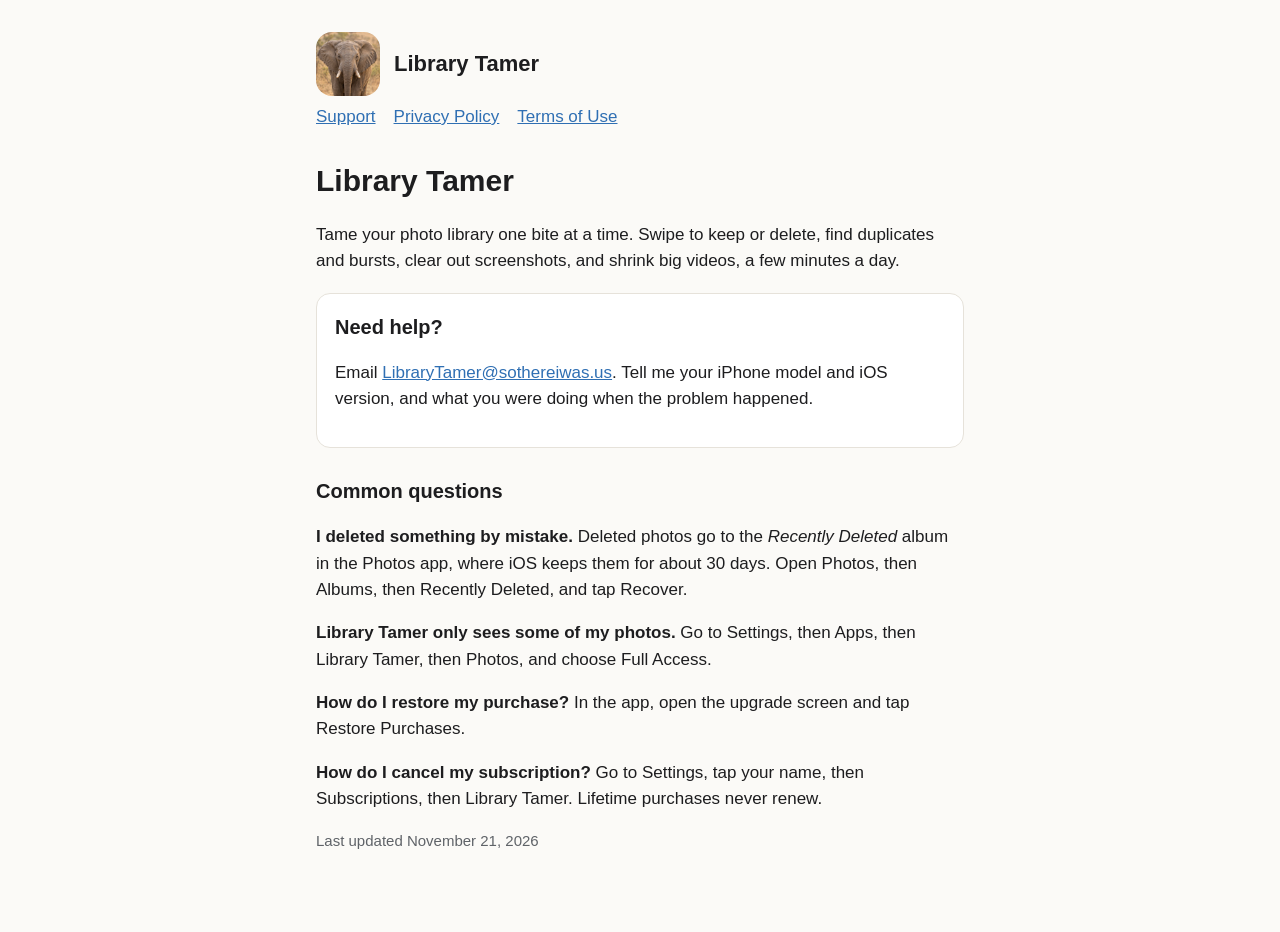
<file: index.html>
<!doctype html>
<html lang="en"><head><meta charset="utf-8"><meta name="viewport" content="width=device-width, initial-scale=1">
<title>Library Tamer Support</title><link rel="stylesheet" href="style.css"></head>
<body><main>
<header><img src="elephant.jpg" alt=""><a href="index.html">Library Tamer</a></header>
<nav><a href="index.html">Support</a><a href="privacy.html">Privacy Policy</a><a href="terms.html">Terms of Use</a></nav>
<h1>Library Tamer</h1>
<p>Tame your photo library one bite at a time. Swipe to keep or delete, find duplicates and bursts, clear out screenshots, and shrink big videos, a few minutes a day.</p>
<div class="card"><h2 style="margin-top:0">Need help?</h2>
<p>Email <a href="mailto:LibraryTamer@sothereiwas.us">LibraryTamer@sothereiwas.us</a>. Tell me your iPhone model and iOS version, and what you were doing when the problem happened.</p></div>
<h2>Common questions</h2>
<p><strong>I deleted something by mistake.</strong> Deleted photos go to the <em>Recently Deleted</em> album in the Photos app, where iOS keeps them for about 30 days. Open Photos, then Albums, then Recently Deleted, and tap Recover.</p>
<p><strong>Library Tamer only sees some of my photos.</strong> Go to Settings, then Apps, then Library Tamer, then Photos, and choose Full Access.</p>
<p><strong>How do I restore my purchase?</strong> In the app, open the upgrade screen and tap Restore Purchases.</p>
<p><strong>How do I cancel my subscription?</strong> Go to Settings, tap your name, then Subscriptions, then Library Tamer. Lifetime purchases never renew.</p>
<p class="muted">Last updated November 21, 2026</p>
</main></body></html>
</file>
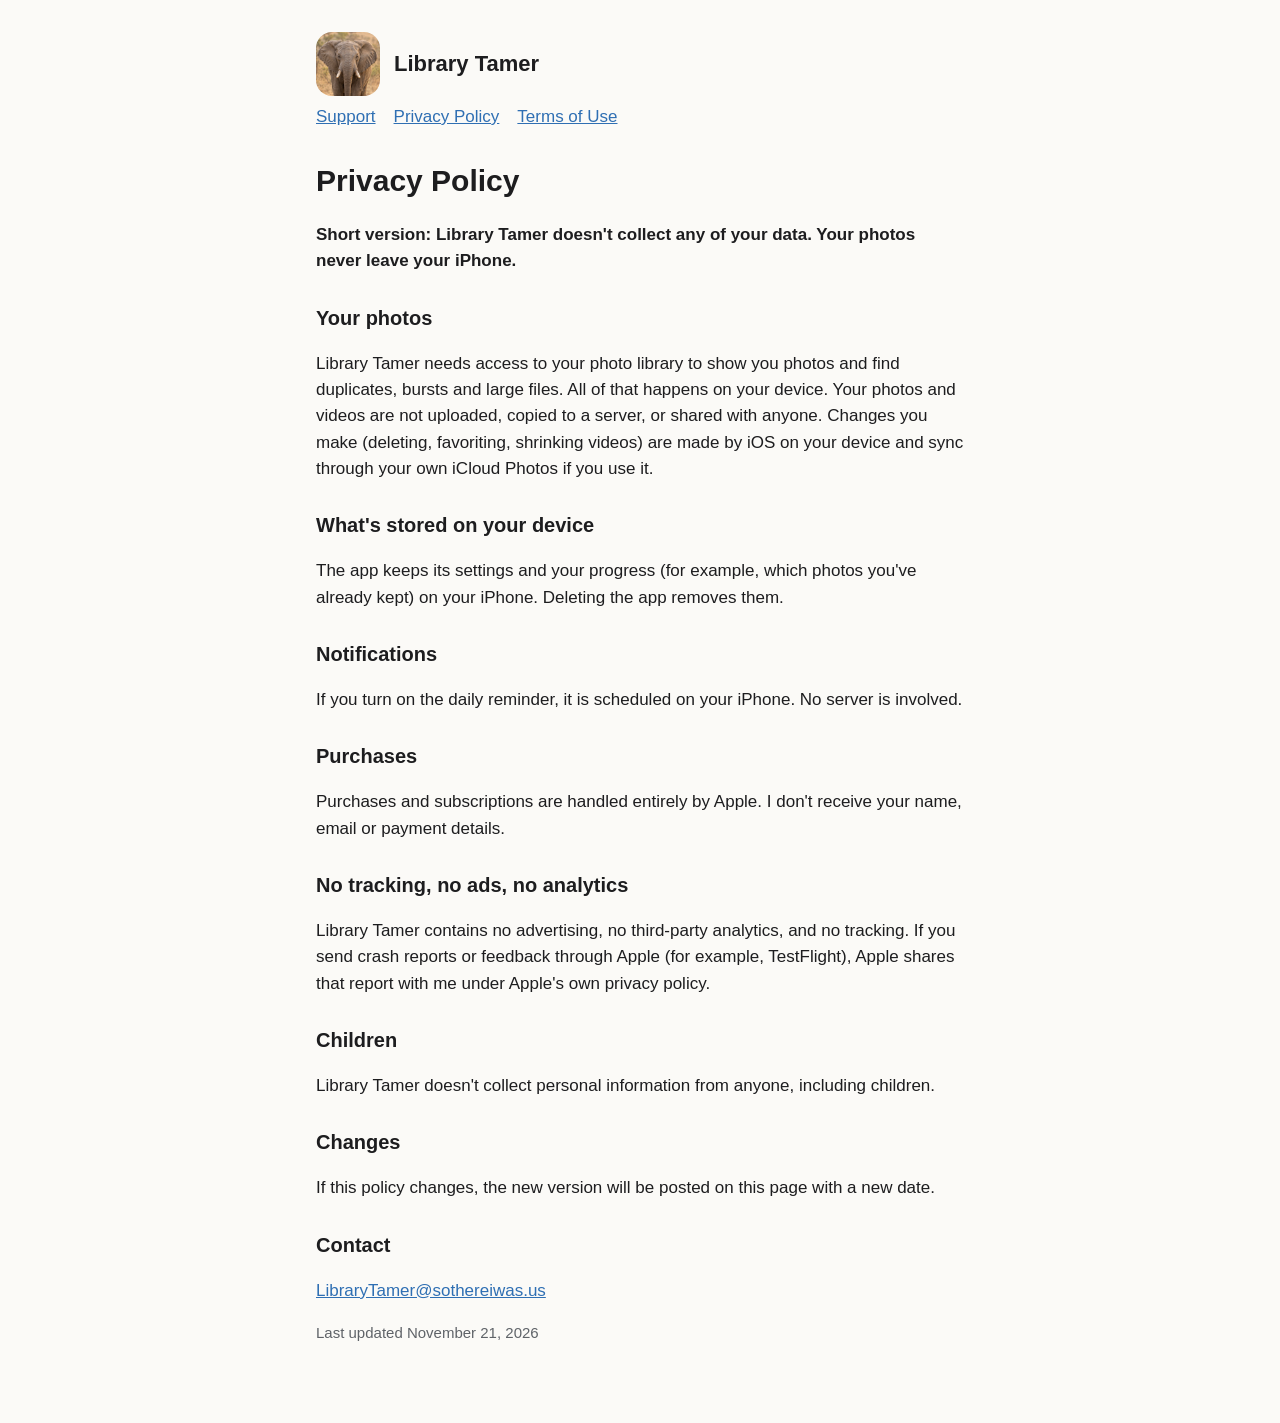
<file: privacy.html>
<!doctype html>
<html lang="en"><head><meta charset="utf-8"><meta name="viewport" content="width=device-width, initial-scale=1">
<title>Library Tamer Privacy Policy</title><link rel="stylesheet" href="style.css"></head>
<body><main>
<header><img src="elephant.jpg" alt=""><a href="index.html">Library Tamer</a></header>
<nav><a href="index.html">Support</a><a href="privacy.html">Privacy Policy</a><a href="terms.html">Terms of Use</a></nav>
<h1>Privacy Policy</h1>
<p><strong>Short version: Library Tamer doesn't collect any of your data. Your photos never leave your iPhone.</strong></p>
<h2>Your photos</h2>
<p>Library Tamer needs access to your photo library to show you photos and find duplicates, bursts and large files. All of that happens on your device. Your photos and videos are not uploaded, copied to a server, or shared with anyone. Changes you make (deleting, favoriting, shrinking videos) are made by iOS on your device and sync through your own iCloud Photos if you use it.</p>
<h2>What's stored on your device</h2>
<p>The app keeps its settings and your progress (for example, which photos you've already kept) on your iPhone. Deleting the app removes them.</p>
<h2>Notifications</h2>
<p>If you turn on the daily reminder, it is scheduled on your iPhone. No server is involved.</p>
<h2>Purchases</h2>
<p>Purchases and subscriptions are handled entirely by Apple. I don't receive your name, email or payment details.</p>
<h2>No tracking, no ads, no analytics</h2>
<p>Library Tamer contains no advertising, no third-party analytics, and no tracking. If you send crash reports or feedback through Apple (for example, TestFlight), Apple shares that report with me under Apple's own privacy policy.</p>
<h2>Children</h2>
<p>Library Tamer doesn't collect personal information from anyone, including children.</p>
<h2>Changes</h2>
<p>If this policy changes, the new version will be posted on this page with a new date.</p>
<h2>Contact</h2>
<p><a href="mailto:LibraryTamer@sothereiwas.us">LibraryTamer@sothereiwas.us</a></p>
<p class="muted">Last updated November 21, 2026</p>
</main></body></html>
</file>
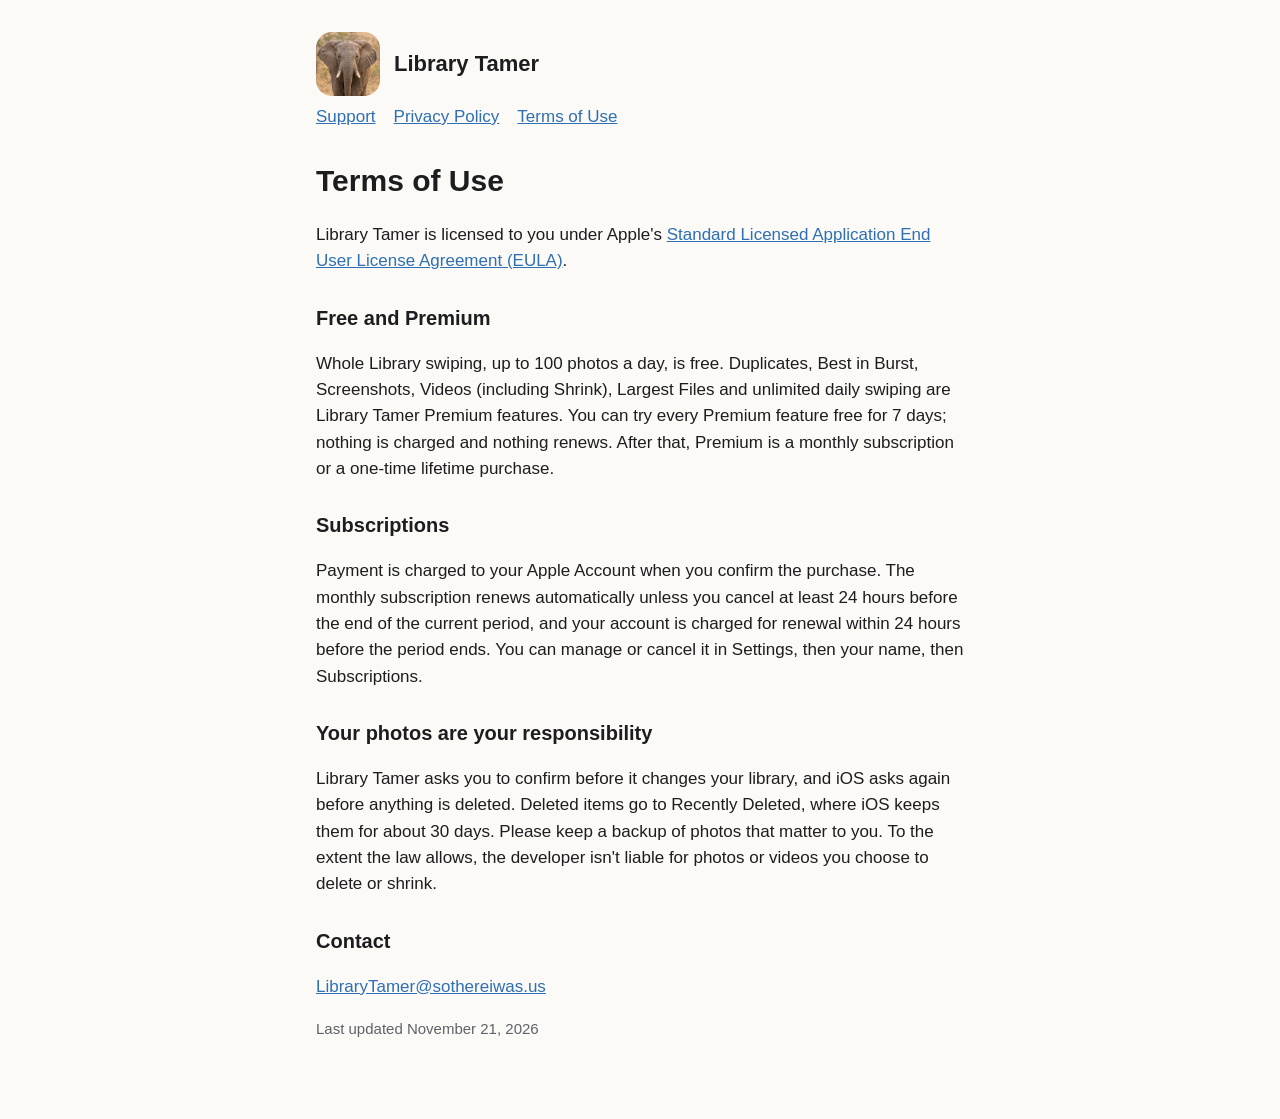
<file: terms.html>
<!doctype html>
<html lang="en"><head><meta charset="utf-8"><meta name="viewport" content="width=device-width, initial-scale=1">
<title>Library Tamer Terms of Use</title><link rel="stylesheet" href="style.css"></head>
<body><main>
<header><img src="elephant.jpg" alt=""><a href="index.html">Library Tamer</a></header>
<nav><a href="index.html">Support</a><a href="privacy.html">Privacy Policy</a><a href="terms.html">Terms of Use</a></nav>
<h1>Terms of Use</h1>
<p>Library Tamer is licensed to you under Apple's <a href="https://www.apple.com/legal/internet-services/itunes/dev/stdeula/">Standard Licensed Application End User License Agreement (EULA)</a>.</p>
<h2>Free and Premium</h2>
<p>Whole Library swiping, up to 100 photos a day, is free. Duplicates, Best in Burst, Screenshots, Videos (including Shrink), Largest Files and unlimited daily swiping are Library Tamer Premium features. You can try every Premium feature free for 7 days; nothing is charged and nothing renews. After that, Premium is a monthly subscription or a one-time lifetime purchase.</p>
<h2>Subscriptions</h2>
<p>Payment is charged to your Apple Account when you confirm the purchase. The monthly subscription renews automatically unless you cancel at least 24 hours before the end of the current period, and your account is charged for renewal within 24 hours before the period ends. You can manage or cancel it in Settings, then your name, then Subscriptions.</p>
<h2>Your photos are your responsibility</h2>
<p>Library Tamer asks you to confirm before it changes your library, and iOS asks again before anything is deleted. Deleted items go to Recently Deleted, where iOS keeps them for about 30 days. Please keep a backup of photos that matter to you. To the extent the law allows, the developer isn't liable for photos or videos you choose to delete or shrink.</p>
<h2>Contact</h2>
<p><a href="mailto:LibraryTamer@sothereiwas.us">LibraryTamer@sothereiwas.us</a></p>
<p class="muted">Last updated November 21, 2026</p>
</main></body></html>
</file>
<file: style.css>
:root { --bg:#fbfaf7; --fg:#1d1d1f; --muted:#5f6368; --accent:#2f6fb3; --card:#ffffff; --line:#e6e2da; }
@media (prefers-color-scheme: dark) { :root { --bg:#141414; --fg:#f2f2f2; --muted:#a8a8a8; --accent:#7fb2ec; --card:#1e1e1e; --line:#333; } }
* { box-sizing: border-box; }
body { margin:0; background:var(--bg); color:var(--fg); font:17px/1.55 -apple-system, BlinkMacSystemFont, "Helvetica Neue", Arial, sans-serif; }
main { max-width: 680px; margin: 0 auto; padding: 32px 16px 64px; }
header { display:flex; align-items:center; gap:14px; margin-bottom: 8px; }
header img { width:64px; height:64px; border-radius:16px; object-fit:cover; object-position: top; }
header a { color:inherit; text-decoration:none; font-weight:700; font-size: 22px; }
nav { display:flex; gap:18px; margin: 8px 0 28px; flex-wrap: wrap; }
nav a, a { color: var(--accent); }
h1 { font-size: 30px; margin: 0 0 6px; }
h2 { font-size: 20px; margin: 28px 0 6px; }
.muted { color: var(--muted); font-size: 15px; }
.card { background:var(--card); border:1px solid var(--line); border-radius:14px; padding: 18px; margin: 18px 0; }
</file>
